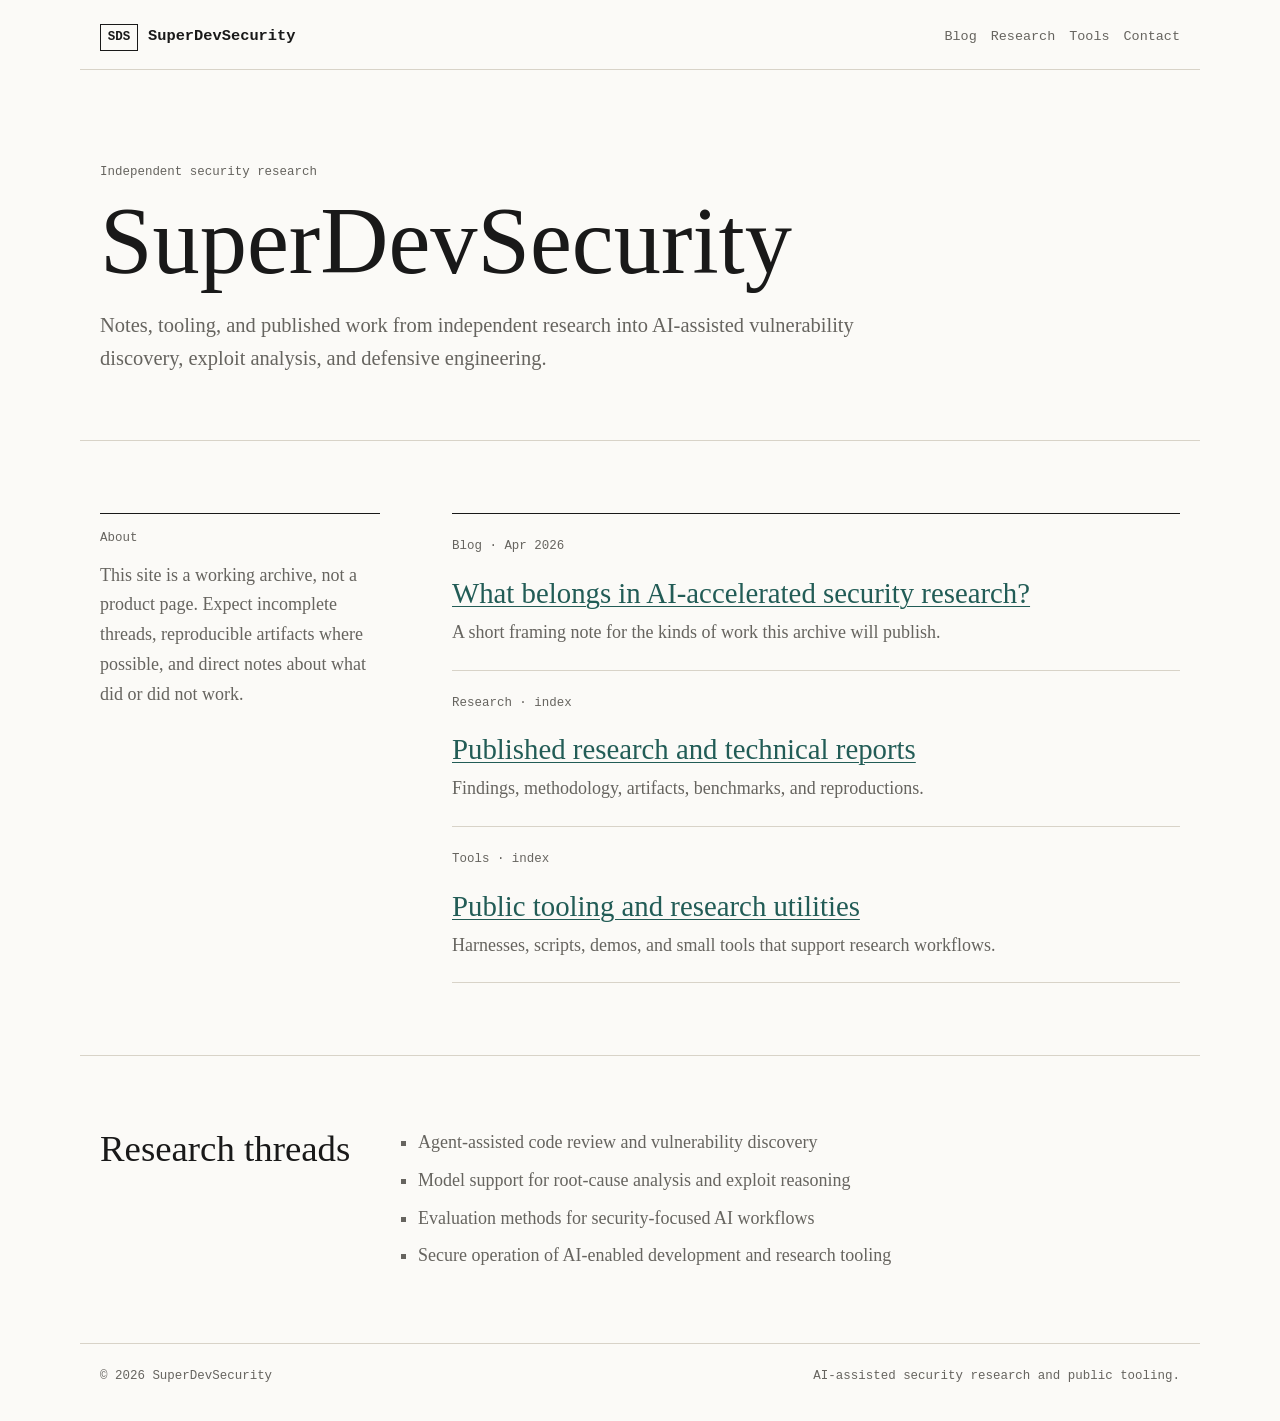
<file: index.html>
<!doctype html>
<html lang="en">
  <head>
    <meta charset="utf-8">
    <meta name="viewport" content="width=device-width, initial-scale=1">
    <meta name="description" content="SuperDevSecurity publishes AI-assisted security research, experiments, and public security tooling.">
    <title>SuperDevSecurity | AI Accelerated Security Research</title>
    <link rel="stylesheet" href="styles.css">
  </head>
  <body>
    <header class="site-header">
      <a class="brand" href="index.html" aria-label="SuperDevSecurity home">
        <span class="brand-mark">SDS</span>
        <span>SuperDevSecurity</span>
      </a>
      <button class="nav-toggle" type="button" aria-expanded="false" aria-controls="site-nav">Menu</button>
      <nav class="site-nav" id="site-nav" aria-label="Primary navigation">
        <a href="blog/">Blog</a>
        <a href="research/">Research</a>
        <a href="tools/">Tools</a>
        <a href="mailto:research@superdevsecurity.com">Contact</a>
      </nav>
    </header>

    <main>
      <section class="hero">
        <div class="hero-content">
          <p class="eyebrow">Independent security research</p>
          <h1>SuperDevSecurity</h1>
          <p class="hero-copy">
            Notes, tooling, and published work from independent research into AI-assisted vulnerability
            discovery, exploit analysis, and defensive engineering.
          </p>
        </div>
      </section>

      <section class="section notebook-grid" aria-label="Site index">
        <aside class="profile-note">
          <p class="kicker">About</p>
          <p>
            This site is a working archive, not a product page. Expect incomplete threads,
            reproducible artifacts where possible, and direct notes about what did or did not work.
          </p>
        </aside>

        <div class="index-list">
          <article class="index-row">
            <p class="meta">Blog · Apr 2026</p>
            <h2><a href="blog/ai-accelerated-security-research.html">What belongs in AI-accelerated security research?</a></h2>
            <p>A short framing note for the kinds of work this archive will publish.</p>
          </article>
          <article class="index-row">
            <p class="meta">Research · index</p>
            <h2><a href="research/">Published research and technical reports</a></h2>
            <p>Findings, methodology, artifacts, benchmarks, and reproductions.</p>
          </article>
          <article class="index-row">
            <p class="meta">Tools · index</p>
            <h2><a href="tools/">Public tooling and research utilities</a></h2>
            <p>Harnesses, scripts, demos, and small tools that support research workflows.</p>
          </article>
        </div>
      </section>

      <section class="section notes">
        <h2>Research threads</h2>
        <ul>
          <li>Agent-assisted code review and vulnerability discovery</li>
          <li>Model support for root-cause analysis and exploit reasoning</li>
          <li>Evaluation methods for security-focused AI workflows</li>
          <li>Secure operation of AI-enabled development and research tooling</li>
        </ul>
      </section>
    </main>

    <footer class="site-footer">
      <span>&copy; 2026 SuperDevSecurity</span>
      <span>AI-assisted security research and public tooling.</span>
    </footer>

    <script src="script.js"></script>
  </body>
</html>
</file>
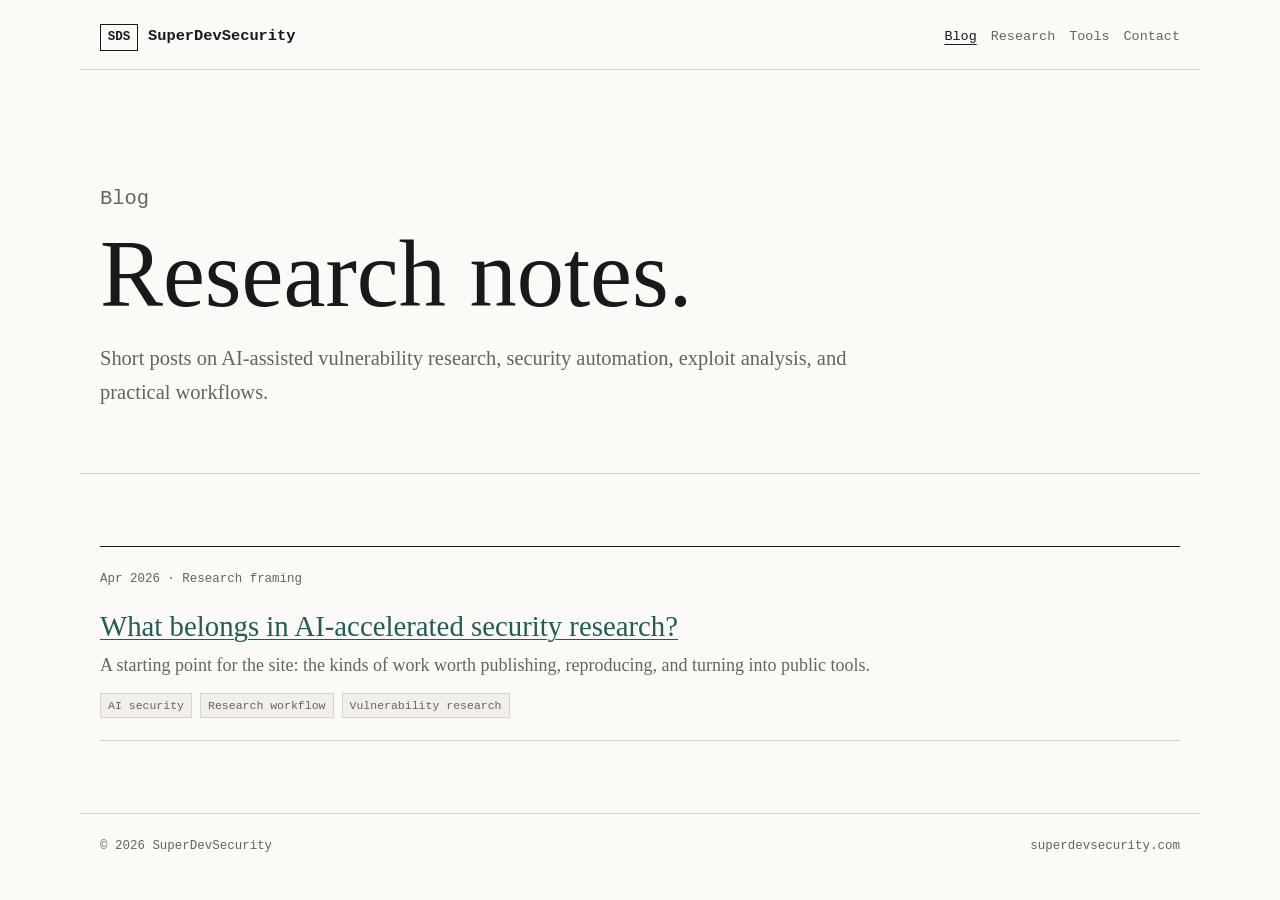
<file: blog/index.html>
<!doctype html>
<html lang="en">
  <head>
    <meta charset="utf-8">
    <meta name="viewport" content="width=device-width, initial-scale=1">
    <meta name="description" content="SuperDevSecurity blog posts on AI-assisted security research.">
    <title>Blog | SuperDevSecurity</title>
    <link rel="stylesheet" href="../styles.css">
  </head>
  <body>
    <header class="site-header">
      <a class="brand" href="../index.html"><span class="brand-mark">SDS</span><span>SuperDevSecurity</span></a>
      <button class="nav-toggle" type="button" aria-expanded="false" aria-controls="site-nav">Menu</button>
      <nav class="site-nav" id="site-nav" aria-label="Primary navigation">
        <a href="../blog/" aria-current="page">Blog</a>
        <a href="../research/">Research</a>
        <a href="../tools/">Tools</a>
        <a href="mailto:research@superdevsecurity.com">Contact</a>
      </nav>
    </header>

    <main>
      <section class="page-hero">
        <p class="eyebrow">Blog</p>
        <h1>Research notes.</h1>
        <p>Short posts on AI-assisted vulnerability research, security automation, exploit analysis, and practical workflows.</p>
      </section>

      <section class="content">
        <div class="post-list">
          <article class="post-row">
            <p class="meta">Apr 2026 · Research framing</p>
            <h2><a href="ai-accelerated-security-research.html">What belongs in AI-accelerated security research?</a></h2>
            <p>A starting point for the site: the kinds of work worth publishing, reproducing, and turning into public tools.</p>
            <div class="tags">
              <span class="tag">AI security</span>
              <span class="tag">Research workflow</span>
              <span class="tag">Vulnerability research</span>
            </div>
          </article>
        </div>
      </section>
    </main>

    <footer class="site-footer">
      <span>&copy; 2026 SuperDevSecurity</span>
      <span>superdevsecurity.com</span>
    </footer>

    <script src="../script.js"></script>
  </body>
</html>
</file>
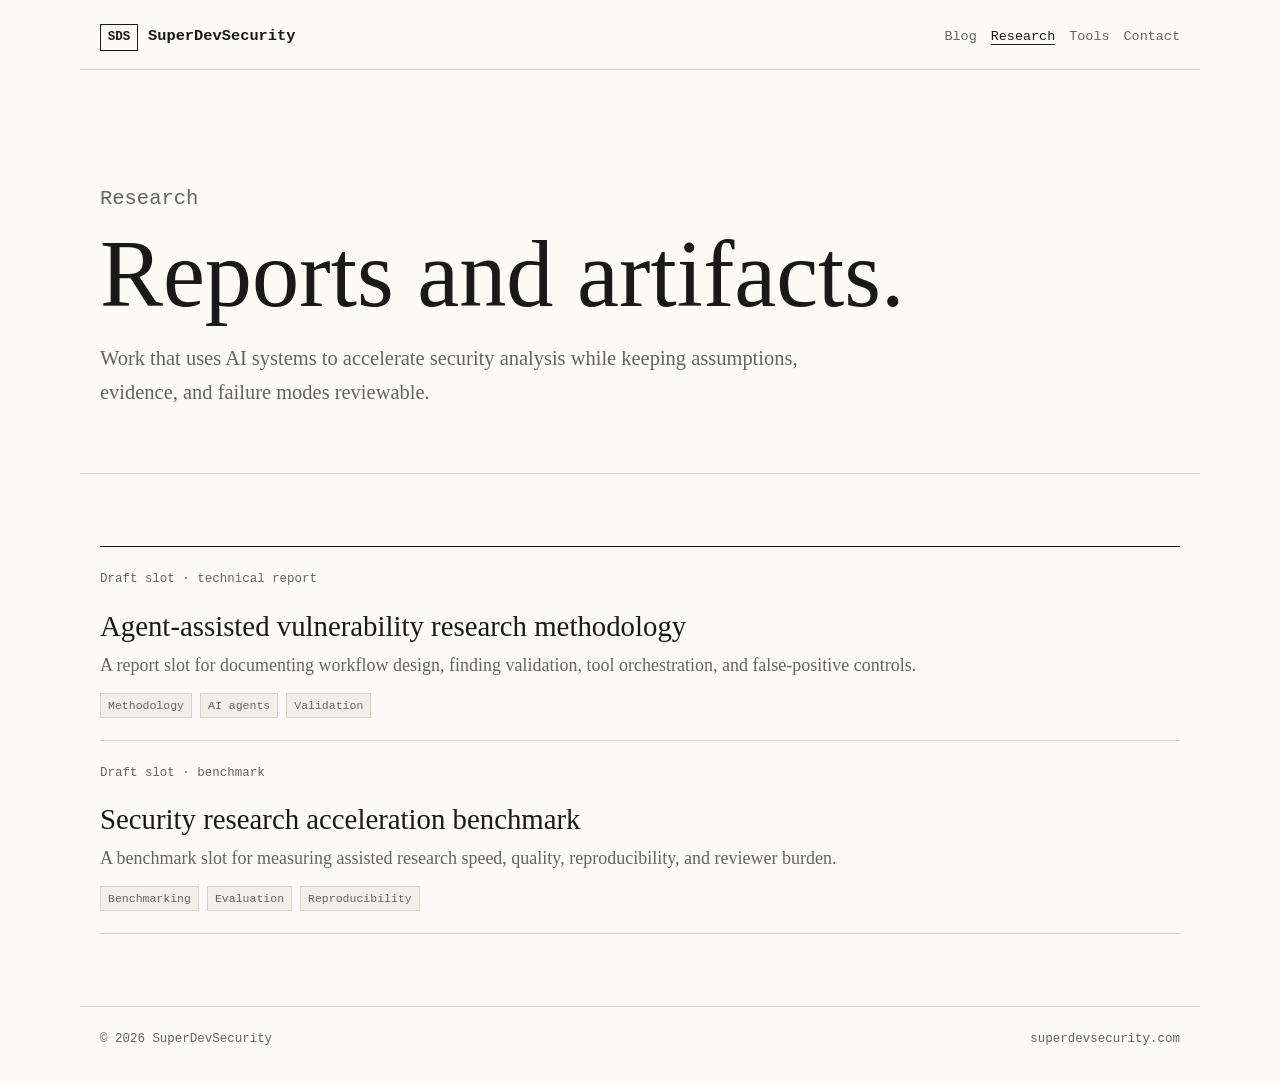
<file: research/index.html>
<!doctype html>
<html lang="en">
  <head>
    <meta charset="utf-8">
    <meta name="viewport" content="width=device-width, initial-scale=1">
    <meta name="description" content="Published research from SuperDevSecurity.">
    <title>Research | SuperDevSecurity</title>
    <link rel="stylesheet" href="../styles.css">
  </head>
  <body>
    <header class="site-header">
      <a class="brand" href="../index.html"><span class="brand-mark">SDS</span><span>SuperDevSecurity</span></a>
      <button class="nav-toggle" type="button" aria-expanded="false" aria-controls="site-nav">Menu</button>
      <nav class="site-nav" id="site-nav" aria-label="Primary navigation">
        <a href="../blog/">Blog</a>
        <a href="../research/" aria-current="page">Research</a>
        <a href="../tools/">Tools</a>
        <a href="mailto:research@superdevsecurity.com">Contact</a>
      </nav>
    </header>

    <main>
      <section class="page-hero">
        <p class="eyebrow">Research</p>
        <h1>Reports and artifacts.</h1>
        <p>Work that uses AI systems to accelerate security analysis while keeping assumptions, evidence, and failure modes reviewable.</p>
      </section>

      <section class="content">
        <div class="research-list">
          <article class="research-row">
            <p class="meta">Draft slot · technical report</p>
            <h2>Agent-assisted vulnerability research methodology</h2>
            <p>A report slot for documenting workflow design, finding validation, tool orchestration, and false-positive controls.</p>
            <div class="tags">
              <span class="tag">Methodology</span>
              <span class="tag">AI agents</span>
              <span class="tag">Validation</span>
            </div>
          </article>

          <article class="research-row">
            <p class="meta">Draft slot · benchmark</p>
            <h2>Security research acceleration benchmark</h2>
            <p>A benchmark slot for measuring assisted research speed, quality, reproducibility, and reviewer burden.</p>
            <div class="tags">
              <span class="tag">Benchmarking</span>
              <span class="tag">Evaluation</span>
              <span class="tag">Reproducibility</span>
            </div>
          </article>
        </div>
      </section>
    </main>

    <footer class="site-footer">
      <span>&copy; 2026 SuperDevSecurity</span>
      <span>superdevsecurity.com</span>
    </footer>

    <script src="../script.js"></script>
  </body>
</html>
</file>
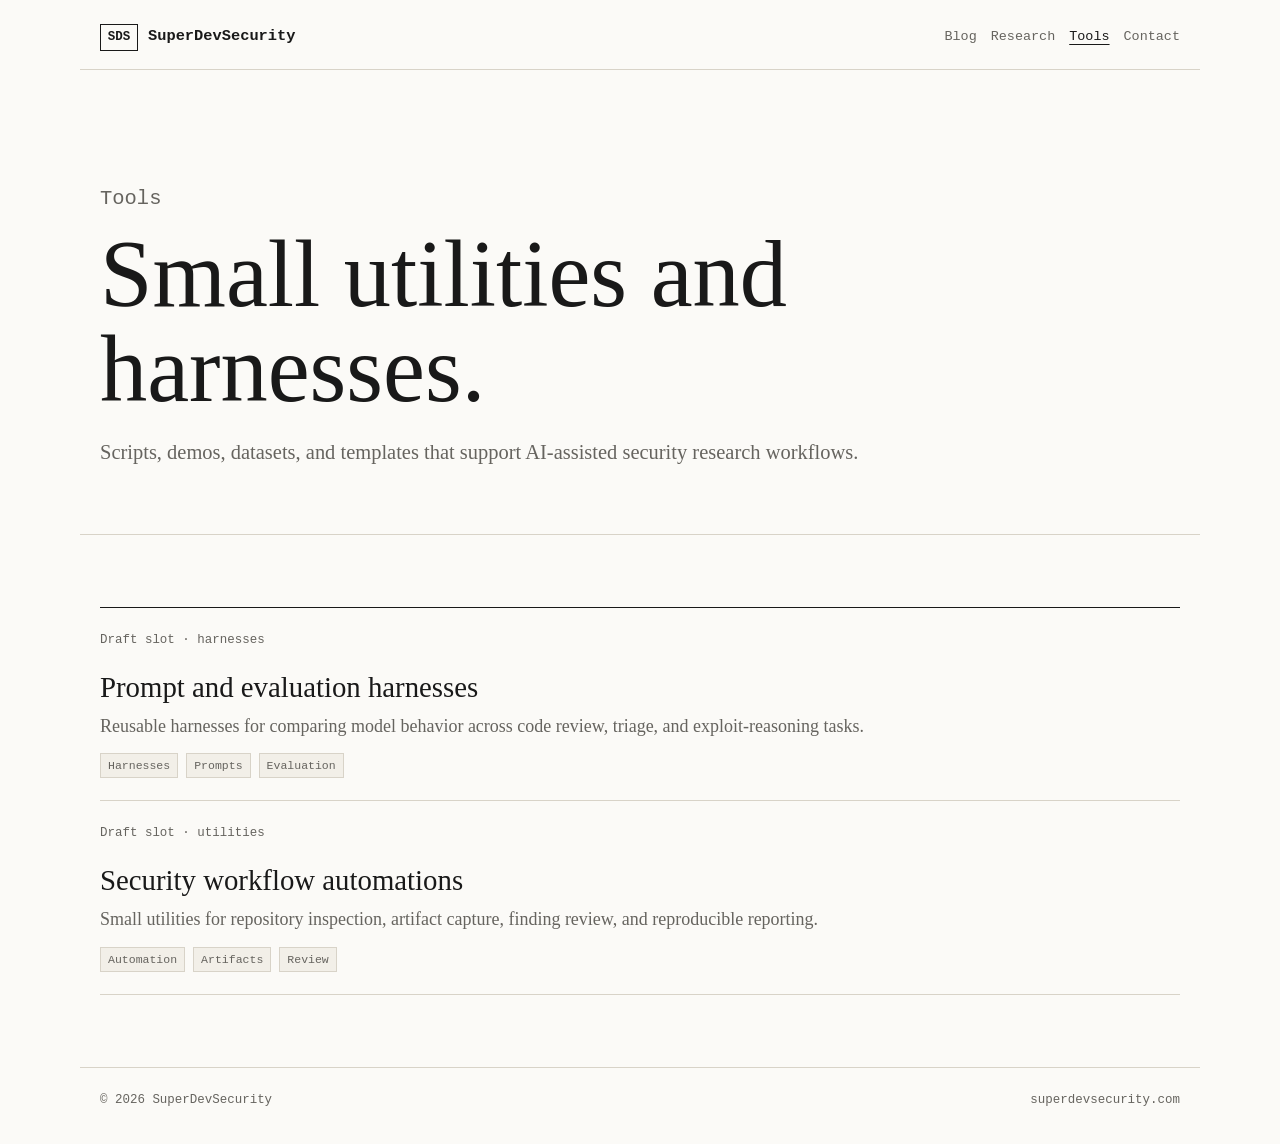
<file: tools/index.html>
<!doctype html>
<html lang="en">
  <head>
    <meta charset="utf-8">
    <meta name="viewport" content="width=device-width, initial-scale=1">
    <meta name="description" content="Public tooling from SuperDevSecurity.">
    <title>Tools | SuperDevSecurity</title>
    <link rel="stylesheet" href="../styles.css">
  </head>
  <body>
    <header class="site-header">
      <a class="brand" href="../index.html"><span class="brand-mark">SDS</span><span>SuperDevSecurity</span></a>
      <button class="nav-toggle" type="button" aria-expanded="false" aria-controls="site-nav">Menu</button>
      <nav class="site-nav" id="site-nav" aria-label="Primary navigation">
        <a href="../blog/">Blog</a>
        <a href="../research/">Research</a>
        <a href="../tools/" aria-current="page">Tools</a>
        <a href="mailto:research@superdevsecurity.com">Contact</a>
      </nav>
    </header>

    <main>
      <section class="page-hero">
        <p class="eyebrow">Tools</p>
        <h1>Small utilities and harnesses.</h1>
        <p>Scripts, demos, datasets, and templates that support AI-assisted security research workflows.</p>
      </section>

      <section class="content">
        <div class="tool-list">
          <article class="tool-row">
            <p class="meta">Draft slot · harnesses</p>
            <h2>Prompt and evaluation harnesses</h2>
            <p>Reusable harnesses for comparing model behavior across code review, triage, and exploit-reasoning tasks.</p>
            <div class="tags">
              <span class="tag">Harnesses</span>
              <span class="tag">Prompts</span>
              <span class="tag">Evaluation</span>
            </div>
          </article>

          <article class="tool-row">
            <p class="meta">Draft slot · utilities</p>
            <h2>Security workflow automations</h2>
            <p>Small utilities for repository inspection, artifact capture, finding review, and reproducible reporting.</p>
            <div class="tags">
              <span class="tag">Automation</span>
              <span class="tag">Artifacts</span>
              <span class="tag">Review</span>
            </div>
          </article>
        </div>
      </section>
    </main>

    <footer class="site-footer">
      <span>&copy; 2026 SuperDevSecurity</span>
      <span>superdevsecurity.com</span>
    </footer>

    <script src="../script.js"></script>
  </body>
</html>
</file>
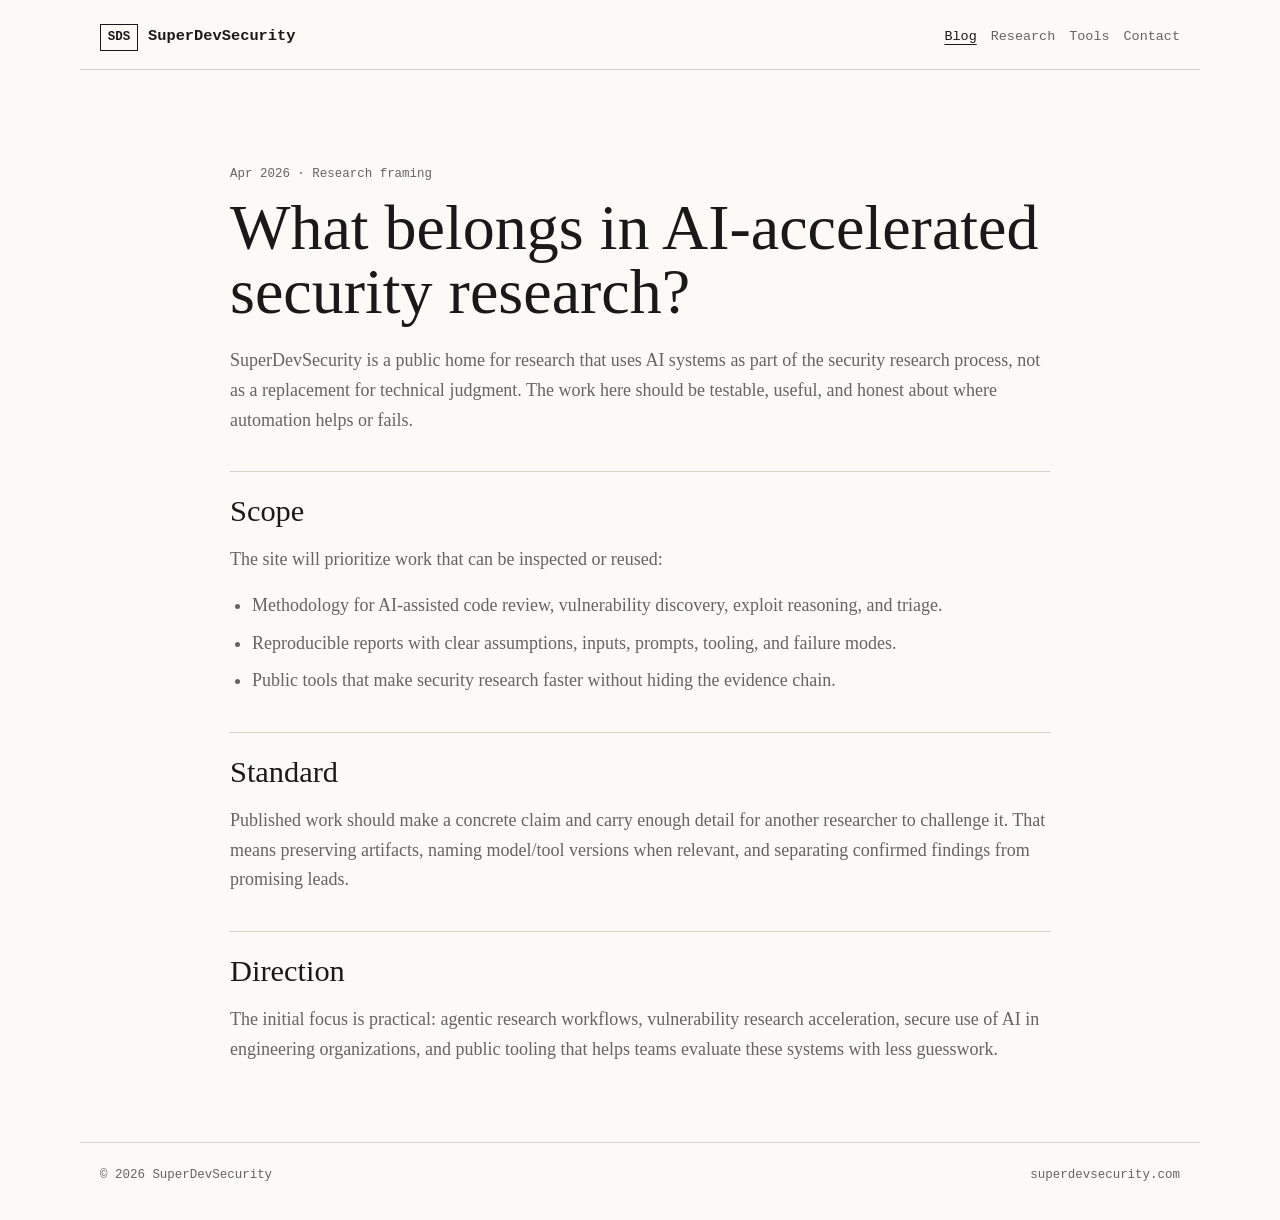
<file: blog/ai-accelerated-security-research.html>
<!doctype html>
<html lang="en">
  <head>
    <meta charset="utf-8">
    <meta name="viewport" content="width=device-width, initial-scale=1">
    <meta name="description" content="A framing note for SuperDevSecurity and AI-accelerated security research.">
    <title>What belongs in AI-accelerated security research? | SuperDevSecurity</title>
    <link rel="stylesheet" href="../styles.css">
  </head>
  <body>
    <header class="site-header">
      <a class="brand" href="../index.html"><span class="brand-mark">SDS</span><span>SuperDevSecurity</span></a>
      <button class="nav-toggle" type="button" aria-expanded="false" aria-controls="site-nav">Menu</button>
      <nav class="site-nav" id="site-nav" aria-label="Primary navigation">
        <a href="../blog/" aria-current="page">Blog</a>
        <a href="../research/">Research</a>
        <a href="../tools/">Tools</a>
        <a href="mailto:research@superdevsecurity.com">Contact</a>
      </nav>
    </header>

    <main>
      <article class="article">
        <p class="meta">Apr 2026 · Research framing</p>
        <h1>What belongs in AI-accelerated security research?</h1>
        <p>
          SuperDevSecurity is a public home for research that uses AI systems as part of the security research process,
          not as a replacement for technical judgment. The work here should be testable, useful, and honest about where
          automation helps or fails.
        </p>

        <h2>Scope</h2>
        <p>The site will prioritize work that can be inspected or reused:</p>
        <ul>
          <li>Methodology for AI-assisted code review, vulnerability discovery, exploit reasoning, and triage.</li>
          <li>Reproducible reports with clear assumptions, inputs, prompts, tooling, and failure modes.</li>
          <li>Public tools that make security research faster without hiding the evidence chain.</li>
        </ul>

        <h2>Standard</h2>
        <p>
          Published work should make a concrete claim and carry enough detail for another researcher to challenge it.
          That means preserving artifacts, naming model/tool versions when relevant, and separating confirmed findings
          from promising leads.
        </p>

        <h2>Direction</h2>
        <p>
          The initial focus is practical: agentic research workflows, vulnerability research acceleration, secure use of
          AI in engineering organizations, and public tooling that helps teams evaluate these systems with less guesswork.
        </p>
      </article>
    </main>

    <footer class="site-footer">
      <span>&copy; 2026 SuperDevSecurity</span>
      <span>superdevsecurity.com</span>
    </footer>

    <script src="../script.js"></script>
  </body>
</html>
</file>
<file: styles.css>
:root {
  --bg: #fbfaf7;
  --paper: #ffffff;
  --ink: #191919;
  --muted: #66645f;
  --line: #d8d3c8;
  --accent: #225c56;
  --accent-soft: #eef4f1;
  --code: #f2efe8;
}

* {
  box-sizing: border-box;
}

body {
  margin: 0;
  background: var(--bg);
  color: var(--ink);
  font-family: ui-serif, Georgia, Cambria, "Times New Roman", Times, serif;
  font-size: 18px;
  line-height: 1.65;
}

a {
  color: var(--accent);
  text-decoration: underline;
  text-decoration-thickness: 1px;
  text-underline-offset: 3px;
}

a:hover {
  color: var(--ink);
}

.site-header {
  align-items: baseline;
  border-bottom: 1px solid var(--line);
  display: flex;
  gap: 24px;
  justify-content: space-between;
  margin: 0 auto;
  max-width: 1120px;
  padding: 24px 20px 18px;
}

.brand {
  align-items: baseline;
  color: var(--ink);
  display: inline-flex;
  font-family: ui-monospace, SFMono-Regular, Menlo, Monaco, Consolas, "Liberation Mono", monospace;
  font-size: 0.96rem;
  font-weight: 700;
  gap: 10px;
  text-decoration: none;
}

.brand-mark {
  border: 1px solid var(--ink);
  display: inline-flex;
  font-size: 0.78rem;
  justify-content: center;
  min-width: 38px;
  padding: 2px 5px;
}

.site-nav {
  display: flex;
  flex-wrap: wrap;
  gap: 14px;
}

.site-nav a {
  color: var(--muted);
  font-family: ui-monospace, SFMono-Regular, Menlo, Monaco, Consolas, "Liberation Mono", monospace;
  font-size: 0.84rem;
  text-decoration: none;
}

.site-nav a[aria-current="page"],
.site-nav a:hover {
  color: var(--ink);
  text-decoration: underline;
  text-underline-offset: 4px;
}

.nav-toggle {
  background: transparent;
  border: 1px solid var(--line);
  color: var(--ink);
  display: none;
  font: inherit;
  padding: 4px 8px;
}

.hero,
.page-hero {
  border-bottom: 1px solid var(--line);
  margin: 0 auto;
  max-width: 1120px;
  padding: clamp(48px, 8vw, 92px) 20px clamp(34px, 6vw, 64px);
}

.hero-content {
  max-width: 820px;
}

.eyebrow,
.kicker,
.meta {
  color: var(--muted);
  font-family: ui-monospace, SFMono-Regular, Menlo, Monaco, Consolas, "Liberation Mono", monospace;
  font-size: 0.78rem;
  letter-spacing: 0;
  margin: 0 0 12px;
  text-transform: none;
}

h1,
h2,
h3,
p {
  margin: 0;
}

h1 {
  font-size: clamp(2.55rem, 8vw, 5.9rem);
  font-weight: 520;
  line-height: 1;
  max-width: 900px;
}

h2 {
  font-size: clamp(1.45rem, 3vw, 2.3rem);
  font-weight: 520;
  line-height: 1.15;
}

h3 {
  font-size: 1.12rem;
  font-weight: 650;
  line-height: 1.25;
}

.hero-copy,
.page-hero p {
  color: var(--muted);
  font-size: clamp(1.08rem, 2vw, 1.28rem);
  margin-top: 20px;
  max-width: 780px;
}

.section,
.content {
  margin: 0 auto;
  max-width: 1120px;
  padding: clamp(36px, 6vw, 72px) 20px;
}

.notebook-grid {
  display: grid;
  gap: clamp(28px, 6vw, 72px);
  grid-template-columns: minmax(180px, 280px) minmax(0, 1fr);
}

.profile-note {
  border-top: 1px solid var(--ink);
  color: var(--muted);
  padding-top: 14px;
}

.index-list,
.post-list,
.research-list,
.tool-list {
  border-top: 1px solid var(--ink);
  display: grid;
}

.index-row,
.post-row,
.research-row,
.tool-row {
  border-bottom: 1px solid var(--line);
  display: grid;
  gap: 8px;
  padding: 22px 0;
}

.index-row h2,
.post-row h2,
.research-row h2,
.tool-row h2 {
  font-size: clamp(1.28rem, 2.5vw, 1.8rem);
}

.index-row p,
.post-row p,
.research-row p,
.tool-row p,
.content p,
.article p,
.article li {
  color: var(--muted);
}

.notes {
  border-top: 1px solid var(--line);
  display: grid;
  gap: 18px;
  grid-template-columns: minmax(180px, 280px) minmax(0, 1fr);
}

.notes ul {
  color: var(--muted);
  display: grid;
  gap: 8px;
  list-style: square;
  margin: 0;
  padding-left: 20px;
}

.tags {
  display: flex;
  flex-wrap: wrap;
  gap: 8px;
  margin-top: 4px;
}

.tag {
  background: var(--code);
  border: 1px solid var(--line);
  color: var(--muted);
  font-family: ui-monospace, SFMono-Regular, Menlo, Monaco, Consolas, "Liberation Mono", monospace;
  font-size: 0.72rem;
  padding: 2px 7px;
}

.article {
  margin: 0 auto;
  max-width: 860px;
  padding: clamp(36px, 7vw, 78px) 20px;
}

.article h1 {
  font-size: clamp(2.1rem, 5vw, 4rem);
  margin-bottom: 22px;
}

.article h2 {
  border-top: 1px solid var(--line);
  font-size: clamp(1.35rem, 2.6vw, 1.9rem);
  margin-top: 36px;
  padding-top: 22px;
}

.article p {
  margin-top: 16px;
}

.article ul {
  display: grid;
  gap: 8px;
  margin: 16px 0 0;
  padding-left: 22px;
}

.site-footer {
  border-top: 1px solid var(--line);
  color: var(--muted);
  display: flex;
  font-family: ui-monospace, SFMono-Regular, Menlo, Monaco, Consolas, "Liberation Mono", monospace;
  font-size: 0.78rem;
  gap: 16px;
  justify-content: space-between;
  margin: 0 auto;
  max-width: 1120px;
  padding: 22px 20px 34px;
}

@media (max-width: 760px) {
  body {
    font-size: 17px;
  }

  .site-header {
    align-items: center;
  }

  .nav-toggle {
    display: inline-flex;
  }

  .site-nav {
    background: var(--bg);
    border-bottom: 1px solid var(--line);
    display: none;
    flex-direction: column;
    left: 0;
    padding: 14px 20px 18px;
    position: absolute;
    right: 0;
    top: 74px;
  }

  .site-nav.is-open {
    display: flex;
  }

  .notebook-grid,
  .notes {
    grid-template-columns: 1fr;
  }

  .site-footer {
    flex-direction: column;
  }
}
</file>
